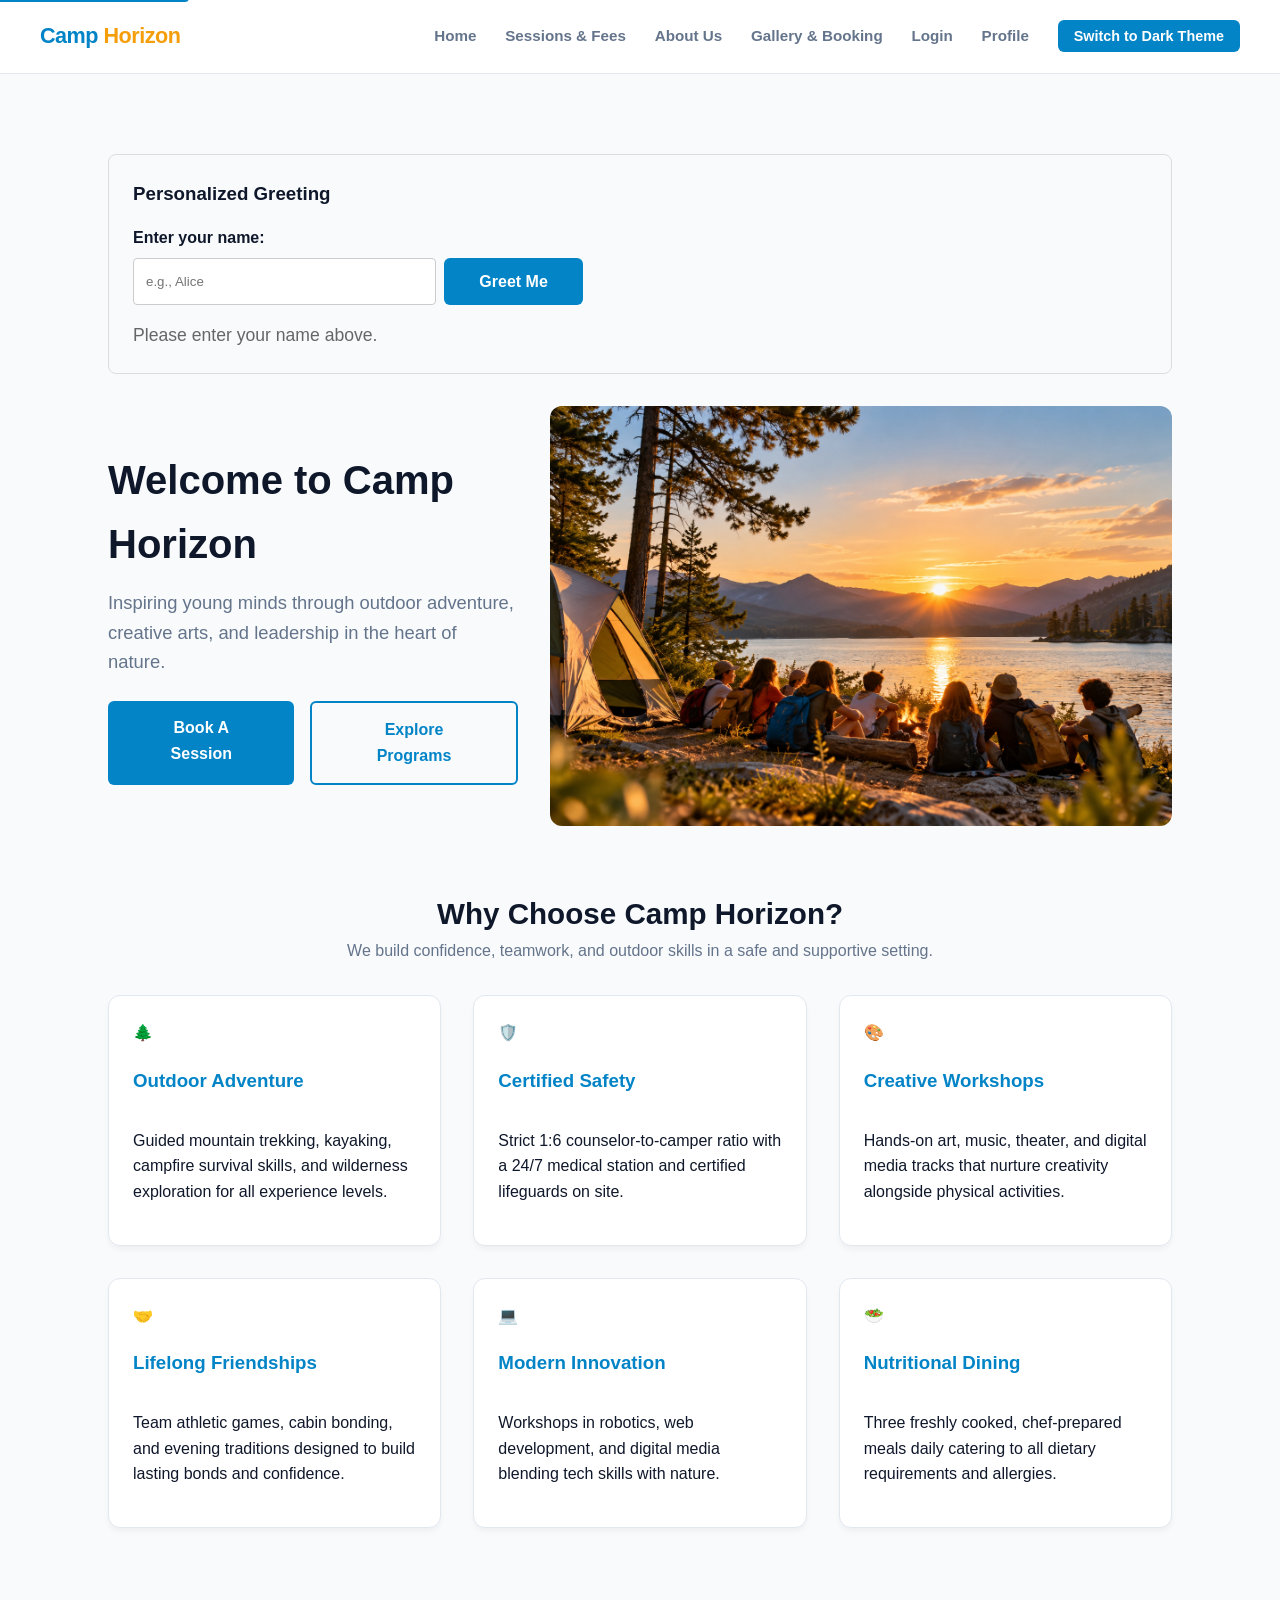
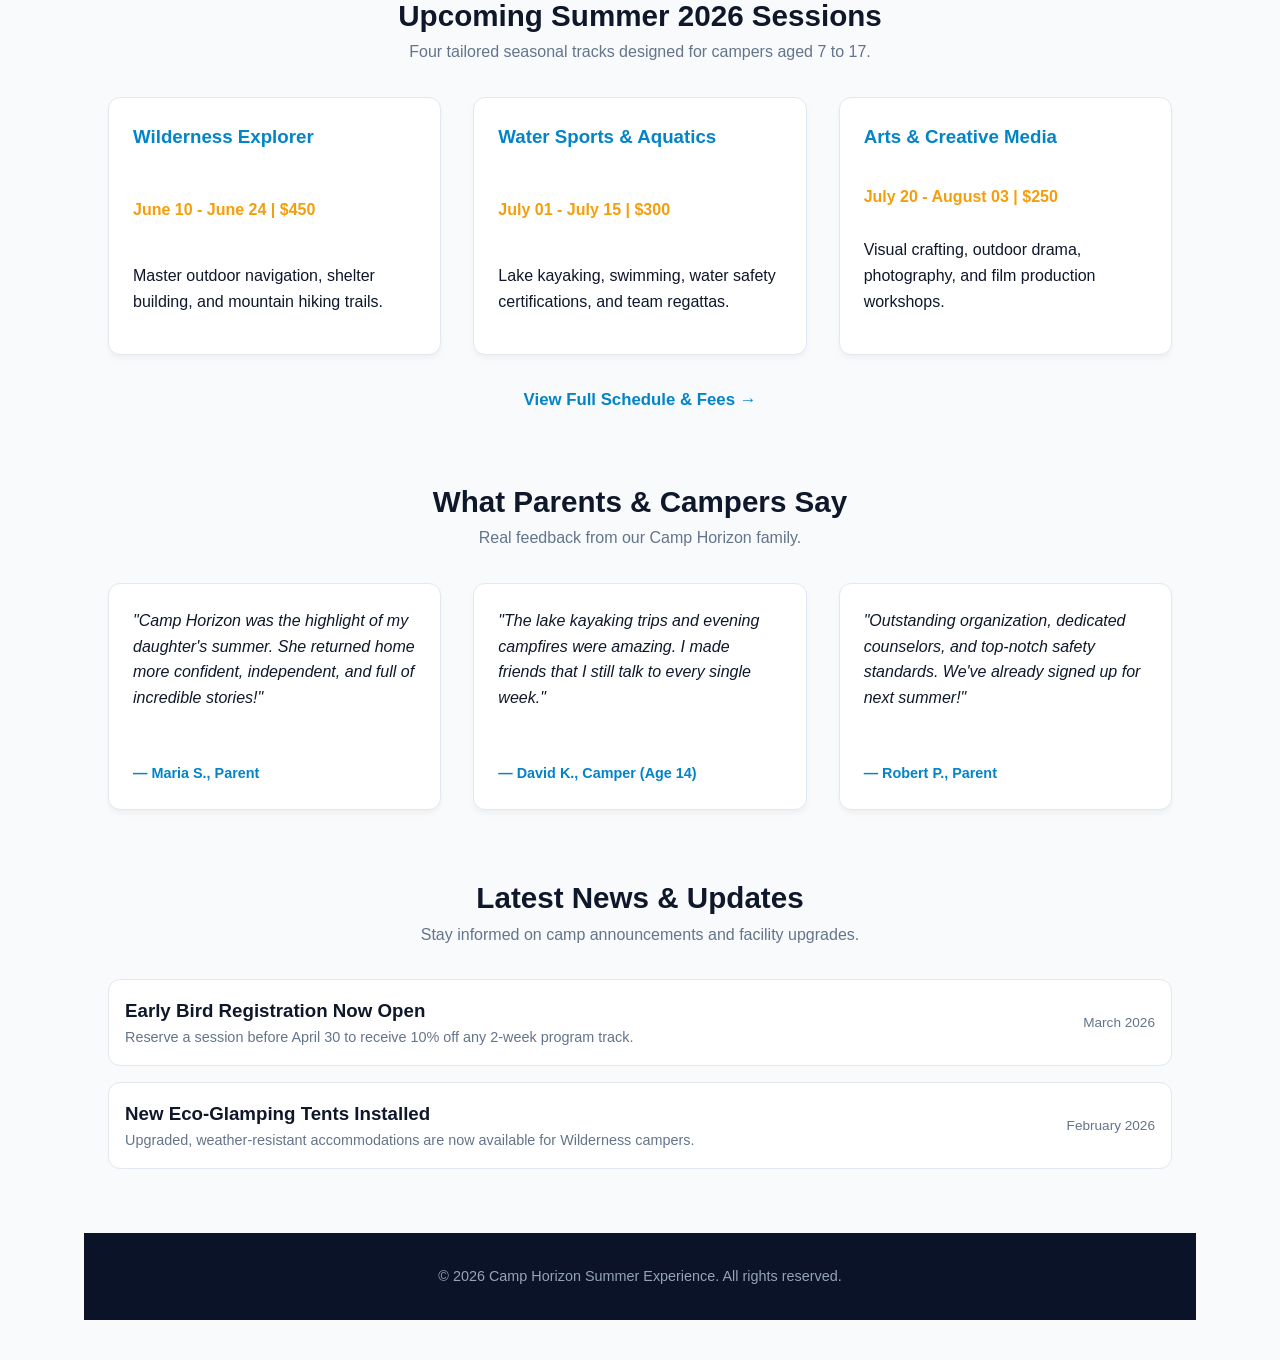
<file: index.html>
<!DOCTYPE html>
<html lang="en">
<head>
  <meta charset="UTF-8">
  <meta name="viewport" content="width=device-width, initial-scale=1.0">
  <title>Home — Camp Horizon</title>
  <link rel="stylesheet" href="css/style.css">
  <link rel="stylesheet" href="css/responsive.css">

</head>
<body>

  <a href="#main-content" class="skip-link">Skip to main content</a>

  <header class="site-header">
    <div class="logo">Camp <span>Horizon</span></div>
    <nav class="main-nav" aria-label="Main navigation">
      <ul>
        <li><a href="index.html">Home</a></li>
        <li><a href="services.html">Sessions & Fees</a></li>
        <li><a href="about.html">About Us</a></li>
        <li><a href="contact.html">Gallery & Booking</a></li>
        <li><a href="login.html">Login</a></li>
        <li><a href="profile.html" id="navProfileLink">Profile</a></li>
      </ul>
    </nav>
  </header>

  <main id="main-content" class="page-container">
    <main id="main-content" class="page-container">

    <section class="task0-container my-4 p-4 border rounded shadow-sm" style="margin: 2rem 0; padding: 1.5rem; border: 1px solid #ddd; border-radius: 8px;">
      <h3 style="margin-bottom: 1rem;">Personalized Greeting</h3>
      
      <div style="margin-bottom: 1rem;">
        <label for="userNameInput" style="display: block; font-weight: bold; margin-bottom: 0.5rem;">Enter your name:</label>
        <div style="display: flex; gap: 8px; max-width: 450px;">
          <input 
            type="text" 
            id="userNameInput" 
            placeholder="e.g., Alice"
            style="flex: 1; padding: 0.5rem 0.75rem; border: 1px solid #ccc; border-radius: 4px;"
          >
          <button id="greetBtn" class="submit-btn" type="button" style="cursor: pointer;">
            Greet Me
          </button>
        </div>
      </div>

      <p id="welcomeOutput" style="font-size: 1.1rem; margin-top: 0.5rem; color: #666;">
        Please enter your name above.
      </p>
    </section>
  

    <section class="hero-section">
      <div class="hero-content">
        <h1>Welcome to Camp Horizon</h1>
        <p>Inspiring young minds through outdoor adventure, creative arts, and leadership in the heart of nature.</p>
        <div class="hero-actions">
          <a href="contact.html#booking-section" class="submit-btn">Book A Session</a>
          <a href="services.html#programs" class="submit-btn secondary-btn">Explore Programs</a>
        </div>
      </div>
      <div class="hero-image-container">
        <img src="img/camp.png" alt="Campers sitting around a campfire at sunset near a lake" width="800" height="420" loading="eager">
      </div>
    </section>

    <section class="highlights-section">
      <h2 class="section-title">Why Choose Camp Horizon?</h2>
      <p class="section-subtitle">We build confidence, teamwork, and outdoor skills in a safe and supportive setting.</p>

      <div class="program-grid highlights-grid">
        <article class="program-card">
          <div class="card-icon" aria-hidden="true">🌲</div>
          <h3>Outdoor Adventure</h3>
          <p>Guided mountain trekking, kayaking, campfire survival skills, and wilderness exploration for all experience levels.</p>
        </article>

        <article class="program-card">
          <div class="card-icon" aria-hidden="true">🛡️</div>
          <h3>Certified Safety</h3>
          <p>Strict 1:6 counselor-to-camper ratio with a 24/7 medical station and certified lifeguards on site.</p>
        </article>

        <article class="program-card">
          <div class="card-icon" aria-hidden="true">🎨</div>
          <h3>Creative Workshops</h3>
          <p>Hands-on art, music, theater, and digital media tracks that nurture creativity alongside physical activities.</p>
        </article>

        <article class="program-card">
          <div class="card-icon" aria-hidden="true">🤝</div>
          <h3>Lifelong Friendships</h3>
          <p>Team athletic games, cabin bonding, and evening traditions designed to build lasting bonds and confidence.</p>
        </article>

        <article class="program-card">
          <div class="card-icon" aria-hidden="true">💻</div>
          <h3>Modern Innovation</h3>
          <p>Workshops in robotics, web development, and digital media blending tech skills with nature.</p>
        </article>

        <article class="program-card">
          <div class="card-icon" aria-hidden="true">🥗</div>
          <h3>Nutritional Dining</h3>
          <p>Three freshly cooked, chef-prepared meals daily catering to all dietary requirements and allergies.</p>
        </article>
      </div>
    </section>

    <section class="sessions-preview-section">
      <h2 class="section-title">Upcoming Summer 2026 Sessions</h2>
      <p class="section-subtitle">Four tailored seasonal tracks designed for campers aged 7 to 17.</p>

      <div class="program-grid">
        <article class="program-card">
          <h3>Wilderness Explorer</h3>
          <span class="price-tag">June 10 - June 24 | $450</span>
          <p>Master outdoor navigation, shelter building, and mountain hiking trails.</p>
        </article>

        <article class="program-card">
          <h3>Water Sports & Aquatics</h3>
          <span class="price-tag">July 01 - July 15 | $300</span>
          <p>Lake kayaking, swimming, water safety certifications, and team regattas.</p>
        </article>

        <article class="program-card">
          <h3>Arts & Creative Media</h3>
          <span class="price-tag">July 20 - August 03 | $250</span>
          <p>Visual crafting, outdoor drama, photography, and film production workshops.</p>
        </article>
      </div>

      <div class="view-more-container">
        <a href="services.html#schedule-table" class="view-more-link">View Full Schedule & Fees →</a>
      </div>
    </section>

    <section class="testimonials-section">
      <h2 class="section-title">What Parents & Campers Say</h2>
      <p class="section-subtitle">Real feedback from our Camp Horizon family.</p>

      <div class="program-grid">
        <article class="program-card testimonial-card">
          <blockquote>
            <p><em>"Camp Horizon was the highlight of my daughter's summer. She returned home more confident, independent, and full of incredible stories!"</em></p>
          </blockquote>
          <cite>— Maria S., Parent</cite>
        </article>

        <article class="program-card testimonial-card">
          <blockquote>
            <p><em>"The lake kayaking trips and evening campfires were amazing. I made friends that I still talk to every single week."</em></p>
          </blockquote>
          <cite>— David K., Camper (Age 14)</cite>
        </article>

        <article class="program-card testimonial-card">
          <blockquote>
            <p><em>"Outstanding organization, dedicated counselors, and top-notch safety standards. We've already signed up for next summer!"</em></p>
          </blockquote>
          <cite>— Robert P., Parent</cite>
        </article>
      </div>
    </section>

    <section id="news" class="news-section">
      <h2 class="section-title">Latest News & Updates</h2>
      <p class="section-subtitle">Stay informed on camp announcements and facility upgrades.</p>

      <div class="add-ons">
        <article class="addon-item">
          <div>
            <h3>Early Bird Registration Now Open</h3>
            <p class="news-text">Reserve a session before April 30 to receive 10% off any 2-week program track.</p>
          </div>
          <time datetime="2026-03" class="news-date">March 2026</time>
        </article>

        <article class="addon-item">
          <div>
            <h3>New Eco-Glamping Tents Installed</h3>
            <p class="news-text">Upgraded, weather-resistant accommodations are now available for Wilderness campers.</p>
          </div>
          <time datetime="2026-02" class="news-date">February 2026</time>
        </article>
      </div>
    </section>
  </main>

  <footer class="site-footer">
    <p>&copy; 2026 Camp Horizon Summer Experience. All rights reserved.</p>
  </footer>

  <script src="https://code.jquery.com/jquery-3.7.1.min.js"></script>
  <script src="js/validation.js"></script>
</body>
</html>
</file>
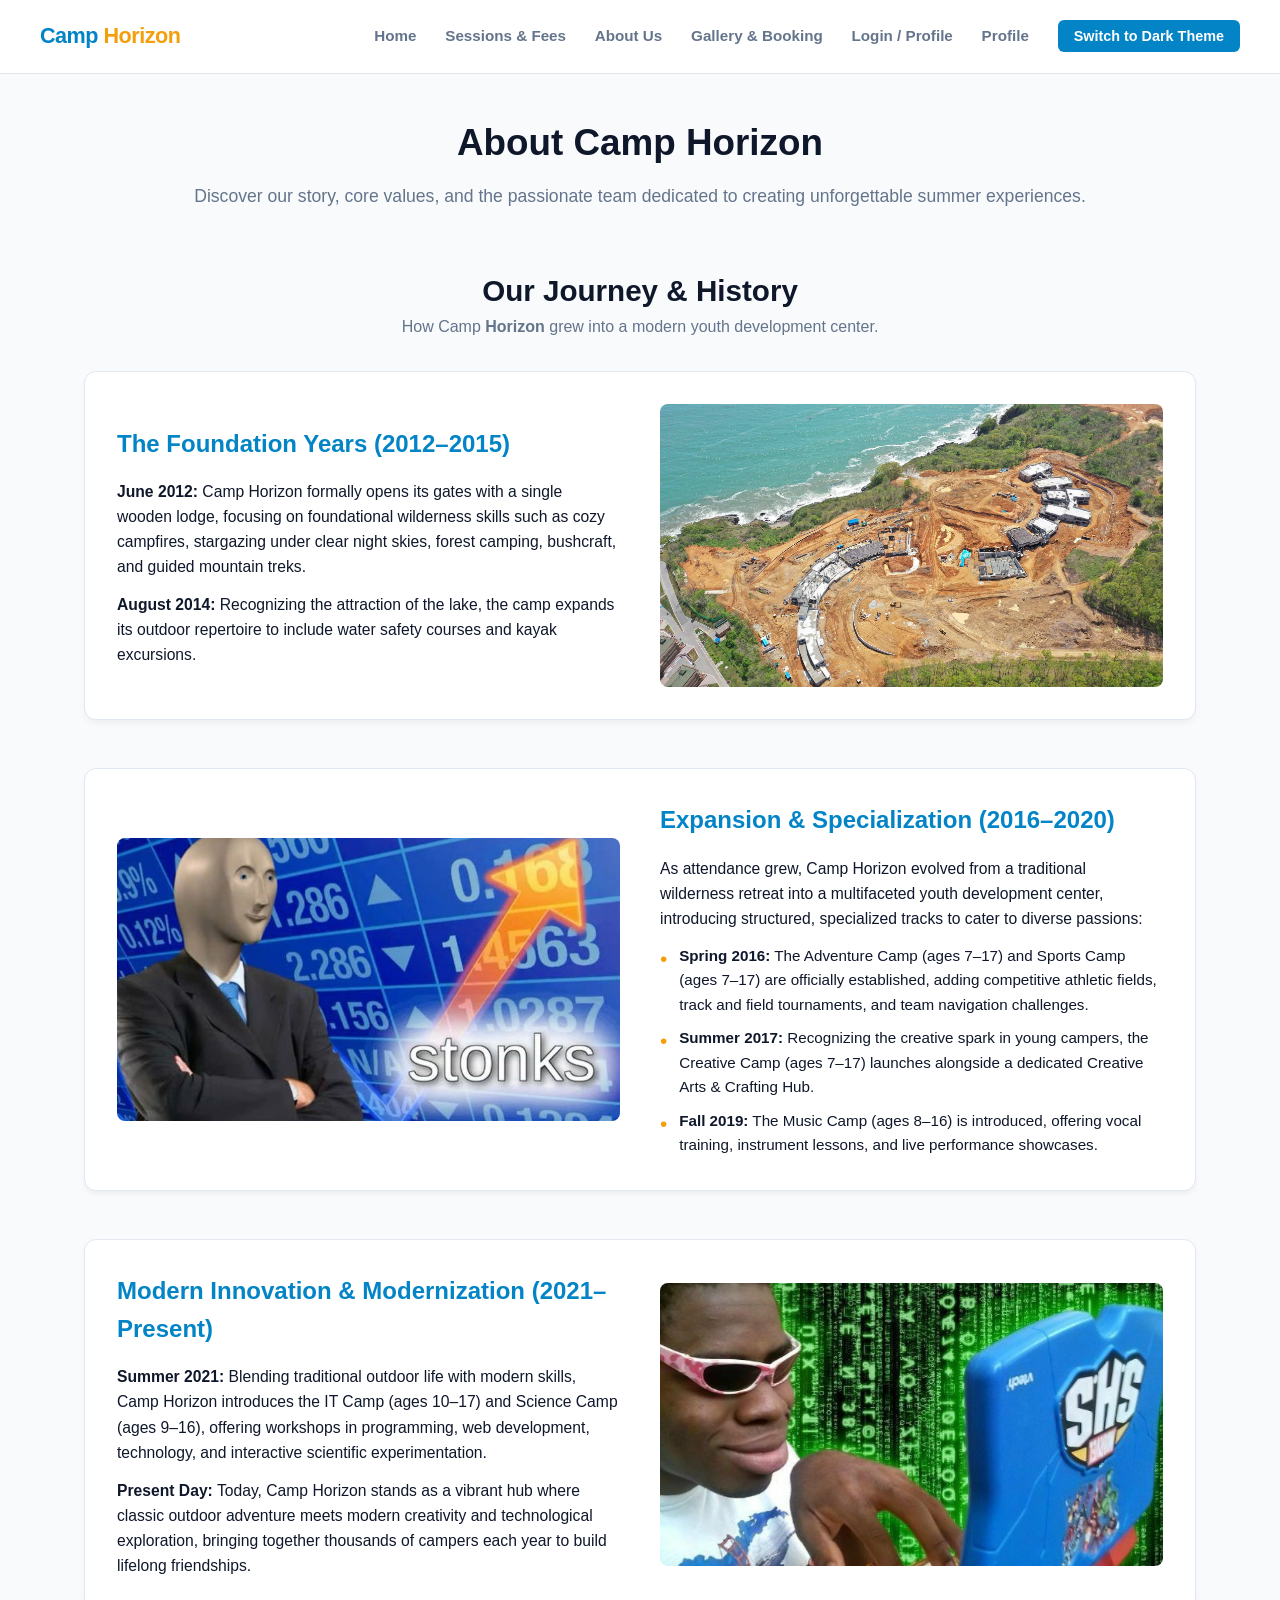
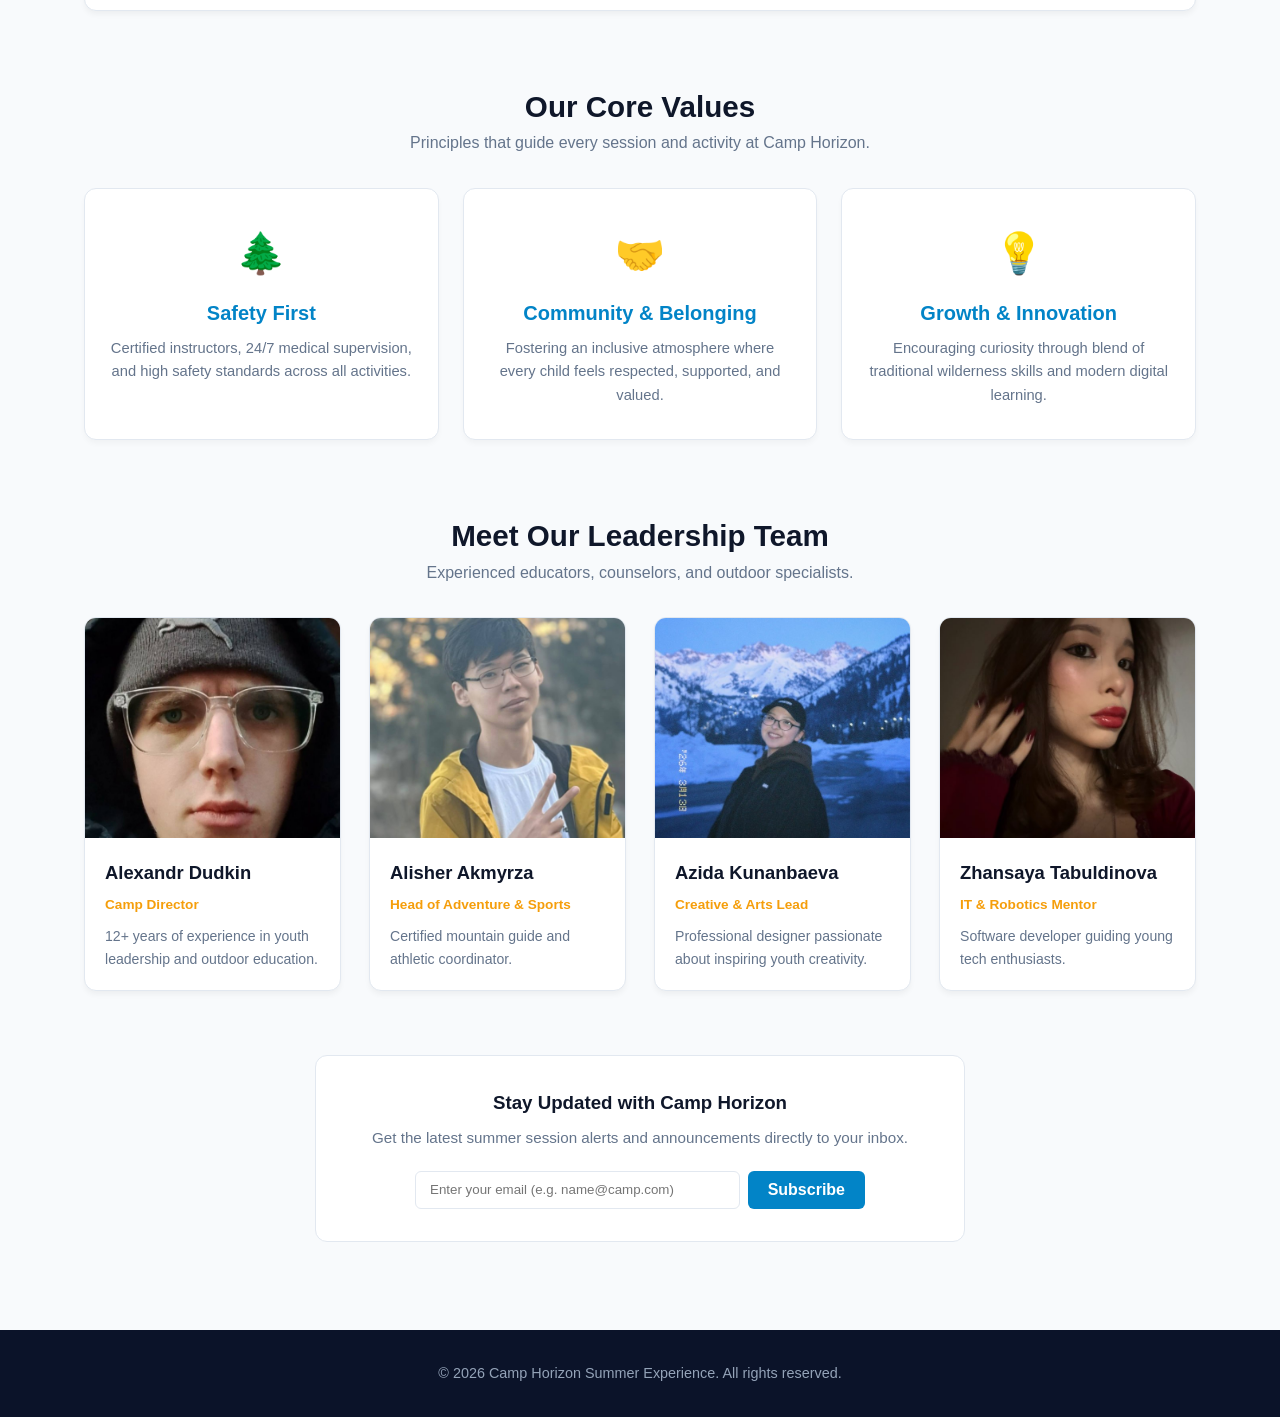
<file: about.html>
<!DOCTYPE html>
<html lang="en">
<head>
  <meta charset="UTF-8">
  <meta name="viewport" content="width=device-width, initial-scale=1.0">
  <title>About Us - Camp Horizon</title>
  <link rel="stylesheet" href="css/style.css">
  <link rel="stylesheet" href="css/responsive.css">
</head>
<body>

  <header class="site-header">
    <div class="logo">Camp <span>Horizon</span></div>
    <nav class="main-nav" aria-label="Main navigation">
      <ul>
        <li><a href="index.html">Home</a></li>
        <li><a href="services.html">Sessions & Fees</a></li>
        <li><a href="about.html">About Us</a></li>
        <li><a href="contact.html">Gallery & Booking</a></li>
        <li><a href="login.html">Login / Profile</a></li>
        <li><a href="profile.html" id="navProfileLink">Profile</a></li>
      </ul>
    </nav>
  </header>

  <main class="page-container">
    
    <section class="page-intro">
      <h1>About Camp Horizon</h1>
      <p>Discover our story, core values, and the passionate team dedicated to creating unforgettable summer experiences.</p>
    </section>

    <section class="timeline-section">
      <h2 class="section-title">Our Journey & History</h2>
      <p class="section-subtitle">How Camp <strong>Horizon</strong> grew into a modern youth development center.</p>

      <div class="timeline-container">
        
        <article class="timeline-block">
          <div class="timeline-text">
            <h3>The Foundation Years (2012–2015)</h3>
            <p><strong>June 2012:</strong> Camp Horizon formally opens its gates with a single wooden lodge, focusing on foundational wilderness skills such as cozy campfires, stargazing under clear night skies, forest camping, bushcraft, and guided mountain treks.</p>
            <p><strong>August 2014:</strong> Recognizing the attraction of the lake, the camp expands its outdoor repertoire to include water safety courses and kayak excursions.</p>
          </div>
          <div class="timeline-image">
            <img src="img/14.jpg" alt="Camp Horizon Foundation">
          </div>
        </article>

        <article class="timeline-block reverse">
          <div class="timeline-text">
            <h3>Expansion & Specialization (2016–2020)</h3>
            <p>As attendance grew, Camp Horizon evolved from a traditional wilderness retreat into a multifaceted youth development center, introducing structured, specialized tracks to cater to diverse passions:</p>
            <ul>
              <li><strong>Spring 2016:</strong> The Adventure Camp (ages 7–17) and Sports Camp (ages 7–17) are officially established, adding competitive athletic fields, track and field tournaments, and team navigation challenges.</li>
              <li><strong>Summer 2017:</strong> Recognizing the creative spark in young campers, the Creative Camp (ages 7–17) launches alongside a dedicated Creative Arts & Crafting Hub.</li>
              <li><strong>Fall 2019:</strong> The Music Camp (ages 8–16) is introduced, offering vocal training, instrument lessons, and live performance showcases.</li>
            </ul>
          </div>
          <div class="timeline-image">
            <img src="img/Stonks.jfif" alt="Camp Horizon Expansion">
          </div>
        </article>

        <article class="timeline-block">
          <div class="timeline-text">
            <h3>Modern Innovation & Modernization (2021–Present)</h3>
            <p><strong>Summer 2021:</strong> Blending traditional outdoor life with modern skills, Camp Horizon introduces the IT Camp (ages 10–17) and Science Camp (ages 9–16), offering workshops in programming, web development, technology, and interactive scientific experimentation.</p>
            <p><strong>Present Day:</strong> Today, Camp Horizon stands as a vibrant hub where classic outdoor adventure meets modern creativity and technological exploration, bringing together thousands of campers each year to build lifelong friendships.</p>
          </div>
          <div class="timeline-image">
            <img src="img/inte.jfif" alt="Camp Horizon Modernization">
          </div>
        </article>

      </div>
    </section>

    <section class="values-section">
      <h2 class="section-title">Our Core Values</h2>
      <p class="section-subtitle">Principles that guide every session and activity at Camp Horizon.</p>

      <div class="values-flex">
        <div class="value-card">
          <div class="value-icon">🌲</div>
          <h3>Safety First</h3>
          <p>Certified instructors, 24/7 medical supervision, and high safety standards across all activities.</p>
        </div>
        <div class="value-card">
          <div class="value-icon">🤝</div>
          <h3>Community & Belonging</h3>
          <p>Fostering an inclusive atmosphere where every child feels respected, supported, and valued.</p>
        </div>
        <div class="value-card">
          <div class="value-icon">💡</div>
          <h3>Growth & Innovation</h3>
          <p>Encouraging curiosity through blend of traditional wilderness skills and modern digital learning.</p>
        </div>
      </div>
    </section>

    <section class="team-section">
      <h2 class="section-title">Meet Our Leadership Team</h2>
      <p class="section-subtitle">Experienced educators, counselors, and outdoor specialists.</p>

      <div class="team-grid">
        <div class="team-card">
          <img src="img/AD.jpg" alt="Alexandr Dudkin" style="object-position: 25% 40%;">
          <div class="team-info">
            <h3>Alexandr Dudkin</h3>
            <span class="role">Camp Director</span>
            <p>12+ years of experience in youth leadership and outdoor education.</p>
          </div>
        </div>

        <div class="team-card">
          <img src="img/AA.jpg" alt="Alisher Akmyrza">
          <div class="team-info">
            <h3>Alisher Akmyrza</h3>
            <span class="role">Head of Adventure & Sports</span>
            <p>Certified mountain guide and athletic coordinator.</p>
          </div>
        </div>
        
        <div class="team-card">
          <img src="img/AK.jpg" alt="Azida Kunanbaeva" style="object-position: 25% 80%;">
          <div class="team-info">
            <h3>Azida Kunanbaeva</h3>
            <span class="role">Creative & Arts Lead</span>
            <p>Professional designer passionate about inspiring youth creativity.</p>
          </div>
        </div>

        <div class="team-card">
          <img src="img/ZT.jpg" alt="Zhansaya Tabuldinova">
          <div class="team-info">
            <h3>Zhansaya Tabuldinova</h3>
            <span class="role">IT & Robotics Mentor</span>
            <p>Software developer guiding young tech enthusiasts.</p>
          </div>
        </div>
      </div>
    </section>

    <!-- TASK 2: Fade Notification Feature -->
    <section class="page-container" style="text-align: center; margin: 3rem auto; padding: 2rem; background: var(--bg-card); border: 1px solid var(--border-color); border-radius: var(--radius); max-width: 650px;">
      <h3 style="margin-bottom: 0.5rem; color: var(--text-main);">Stay Updated with Camp Horizon</h3>
      <p style="color: var(--text-muted); font-size: 0.95rem; margin-bottom: 1.25rem;">Get the latest summer session alerts and announcements directly to your inbox.</p>
      
      <div style="display: flex; justify-content: center; gap: 8px; max-width: 450px; margin: 0 auto;">
        <input type="email" id="newsletterEmail" class="form-control" placeholder="Enter your email (e.g. name@camp.com)" style="padding: 10px 14px; border: 1px solid var(--border-color); border-radius: 6px; flex: 1;">
        <button type="button" id="newsletterBtn" class="submit-btn" style="padding: 10px 20px; cursor: pointer;">Subscribe</button>
      </div>
      
      <p id="newsletterStatus" style="display: none; margin-top: 12px; font-weight: 600;"></p>
    </section>

  </main>

  <footer class="site-footer">
    <p>&copy; 2026 Camp Horizon Summer Experience. All rights reserved.</p>
  </footer>

  <script src="https://code.jquery.com/jquery-3.7.1.min.js"></script>
  <script src="js/validation.js"></script>
</body>
</html>
</file>
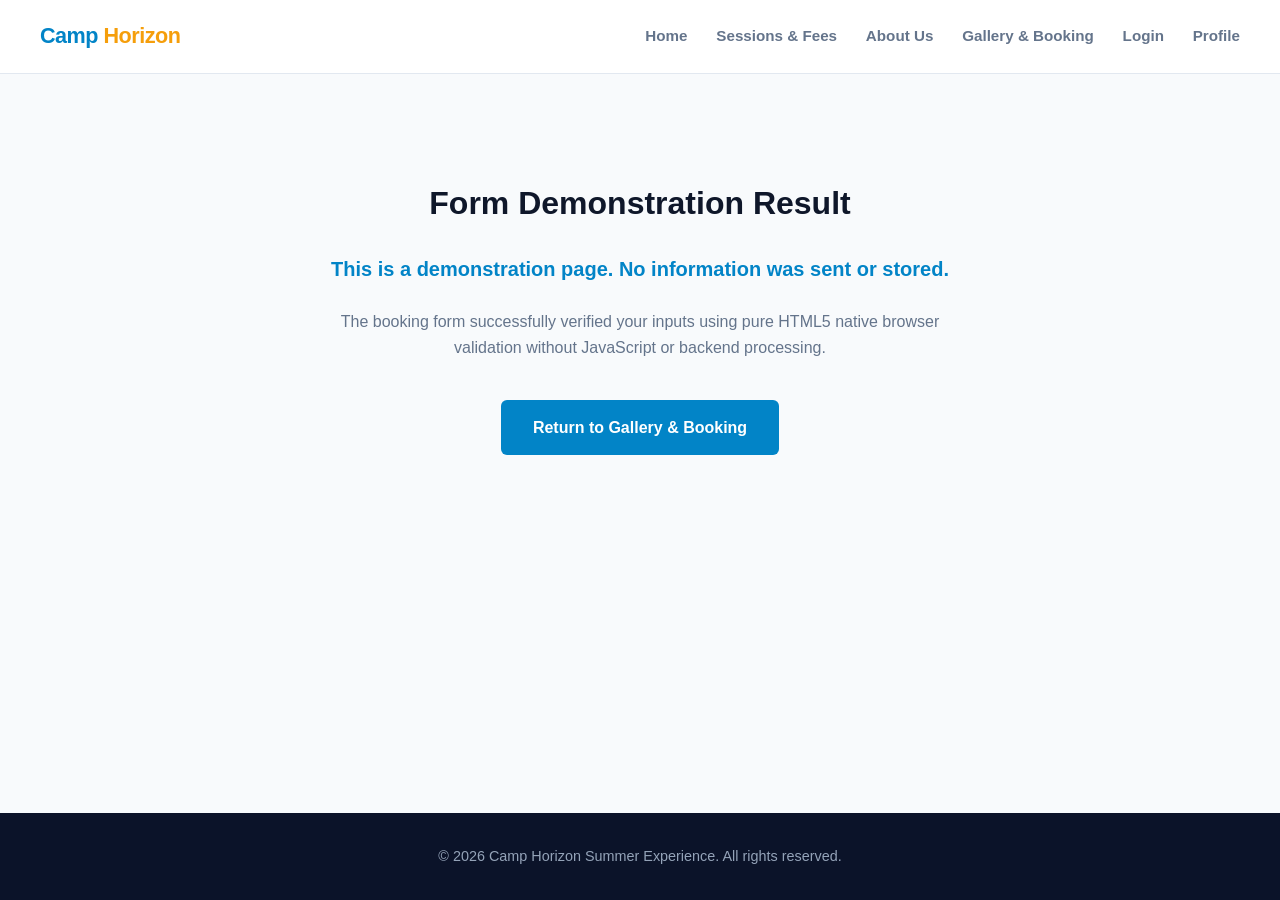
<file: demo-result.html>
<!DOCTYPE html>
<html lang="en">
<head>
  <meta charset="UTF-8">
  <meta name="viewport" content="width=device-width, initial-scale=1.0">
  <title>Demo Form Result - Camp Horizon</title>
  <link rel="stylesheet" href="css/style.css">
  <link rel="stylesheet" href="css/responsive.css">
</head>
<body>
  <header class="site-header">
    <div class="logo">Camp <span>Horizon</span></div>
    <nav class="main-nav" aria-label="Main navigation">
      <ul>
        <li><a href="index.html">Home</a></li>
        <li><a href="services.html">Sessions & Fees</a></li>
        <li><a href="about.html">About Us</a></li>
        <li><a href="contact.html">Gallery & Booking</a></li>
        <li><a href="login.html">Login</a></li>
        <li><a href="profile.html" id="navProfileLink">Profile</a></li>
      </ul>
    </nav>
  </header>

  <main class="page-container" style="text-align: center; padding: 4rem 1.5rem;">
    <h1>Form Demonstration Result</h1>
    <p style="font-size: 1.25rem; margin: 1.5rem 0; color: #0284c7; font-weight: 600;">
      This is a demonstration page. No information was sent or stored.
    </p>
    <p style="max-width: 600px; margin: 0 auto; line-height: 1.6; color: #64748b;">
      The booking form successfully verified your inputs using pure HTML5 native browser validation without JavaScript or backend processing.
    </p>
    <a href="contact.html" class="submit-btn" style="display: inline-block; text-decoration: none; margin-top: 2.5rem; width: auto; padding: 0.9rem 2rem;">
      Return to Gallery & Booking
    </a>
  </main>

  <footer class="site-footer">
    <p>&copy; 2026 Camp Horizon Summer Experience. All rights reserved.</p>
  </footer>
</body>
</html>
</file>
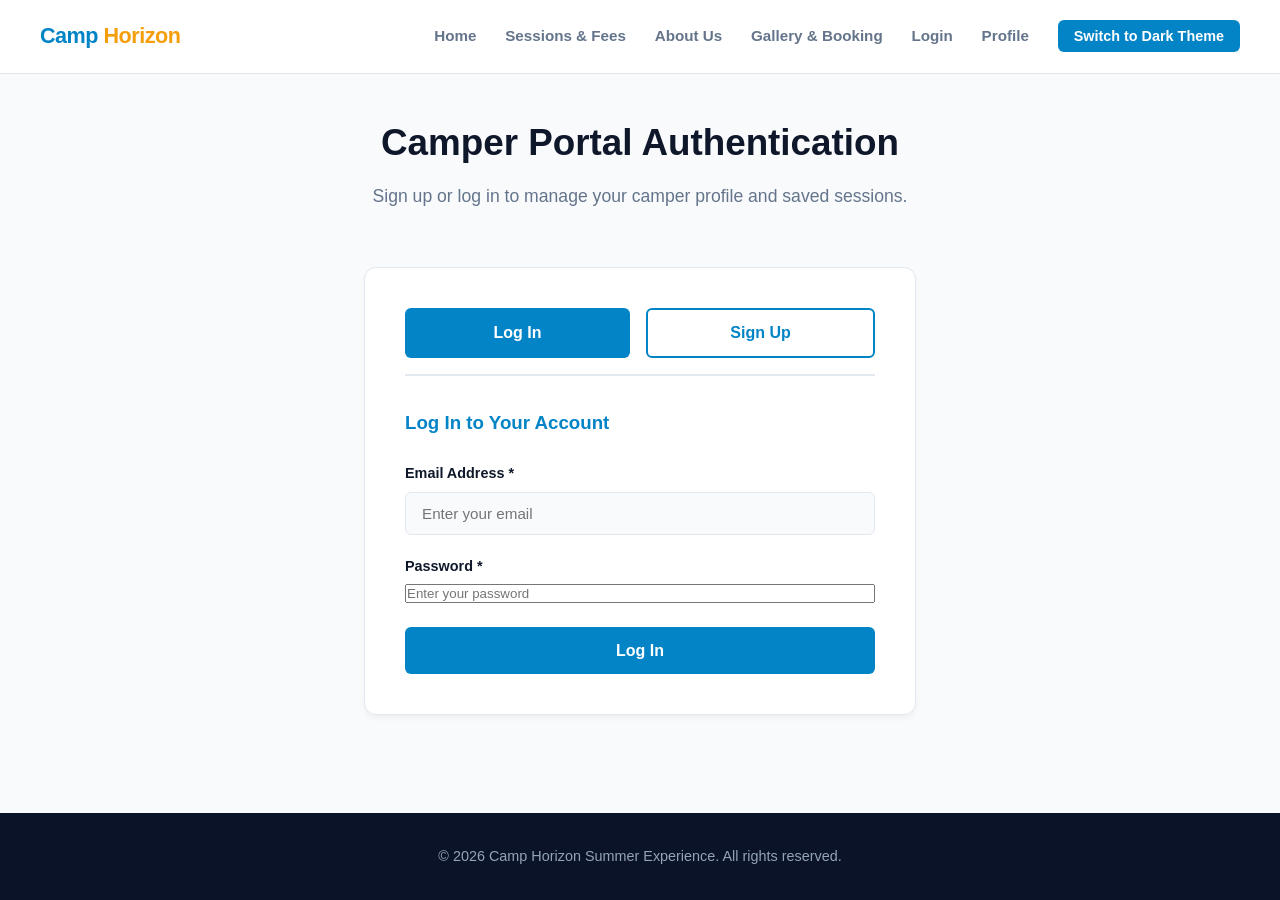
<file: login.html>
<!DOCTYPE html>
<html lang="en">
<head>
  <meta charset="UTF-8">
  <meta name="viewport" content="width=device-width, initial-scale=1.0">
  <title>Login & Sign Up — Camp Horizon</title>
  <link rel="stylesheet" href="css/style.css">
  <link rel="stylesheet" href="css/responsive.css">
</head>
<body>
  <header class="site-header">
    <div class="logo">Camp <span>Horizon</span></div>
    <nav class="main-nav" aria-label="Main navigation">
      <ul>
        <li><a href="index.html">Home</a></li>
        <li><a href="services.html">Sessions & Fees</a></li>
        <li><a href="about.html">About Us</a></li>
        <li><a href="contact.html">Gallery & Booking</a></li>
        <li><a href="login.html">Login</a></li>
        <li><a href="profile.html" id="navProfileLink">Profile</a></li>
      </ul>
    </nav>
  </header>

  <main class="page-container" style="max-width: 600px;">
    <section class="page-intro">
      <h1>Camper Portal Authentication</h1>
      <p>Sign up or log in to manage your camper profile and saved sessions.</p>
    </section>

    <div style="background: var(--bg-card); border: 1px solid var(--border-color); border-radius: var(--radius); padding: 2.5rem; box-shadow: 0 4px 6px -1px rgba(0,0,0,0.05);">
      
      <div style="display: flex; gap: 1rem; margin-bottom: 2rem; border-bottom: 2px solid var(--border-color); padding-bottom: 1rem;">
        <button type="button" id="showLoginBtn" class="submit-btn" style="flex: 1;">Log In</button>
        <button type="button" id="showSignupBtn" class="submit-btn secondary-btn" style="flex: 1;">Sign Up</button>
      </div>

      <!-- Log In Form -->
      <form id="loginForm">
        <h3 style="margin-bottom: 1.5rem; color: var(--primary-color);">Log In to Your Account</h3>
        
        <div class="field-item" style="margin-bottom: 1.25rem;">
          <label for="loginEmail" class="field-label">Email Address *</label>
          <input type="email" id="loginEmail" class="form-control" placeholder="Enter your email" required>
        </div>

        <div class="field-item" style="margin-bottom: 1.5rem;">
          <label for="loginPassword" class="field-label">Password *</label>
          <input type="password" id="loginPassword" class="form-control" placeholder="Enter your password" required>
        </div>

        <button type="submit" class="submit-btn" style="width: 100%;">Log In</button>
        <div id="loginError" class="alert alert-danger" style="display: none; color: #dc3545; margin-top: 1rem; font-weight: 600;"></div>
      </form>

      <!-- Sign Up Form -->
      <form id="signupForm" style="display: none;">
        <h3 style="margin-bottom: 1.5rem; color: var(--primary-color);">Create New Account</h3>

        <div class="field-item" style="margin-bottom: 1.25rem;">
          <label for="signupName" class="field-label">Full Name *</label>
          <input type="text" id="signupName" class="form-control" placeholder="e.g. Alex Smith" required>
        </div>
        
        <div class="field-item" style="margin-bottom: 1.25rem;">
          <label for="signupEmail" class="field-label">Email Address *</label>
          <input type="email" id="signupEmail" class="form-control" placeholder="name@example.com" required>
        </div>

        <div class="field-item" style="margin-bottom: 1.5rem;">
          <label for="signupPassword" class="field-label">Password (min 6 chars) *</label>
          <input type="password" id="signupPassword" class="form-control" placeholder="Create a password" required>
        </div>

        <button type="submit" class="submit-btn" style="width: 100%;">Sign Up</button>
        <div id="signupSuccess" class="alert alert-success" style="display: none; color: #28a745; margin-top: 1rem; font-weight: 600;"></div>
      </form>

    </div>
  </main>

  <footer class="site-footer">
    <p>&copy; 2026 Camp Horizon Summer Experience. All rights reserved.</p>
  </footer>

  <script src="https://code.jquery.com/jquery-3.7.1.min.js"></script>
  <script src="js/validation.js"></script>
</body>
</html>
</file>
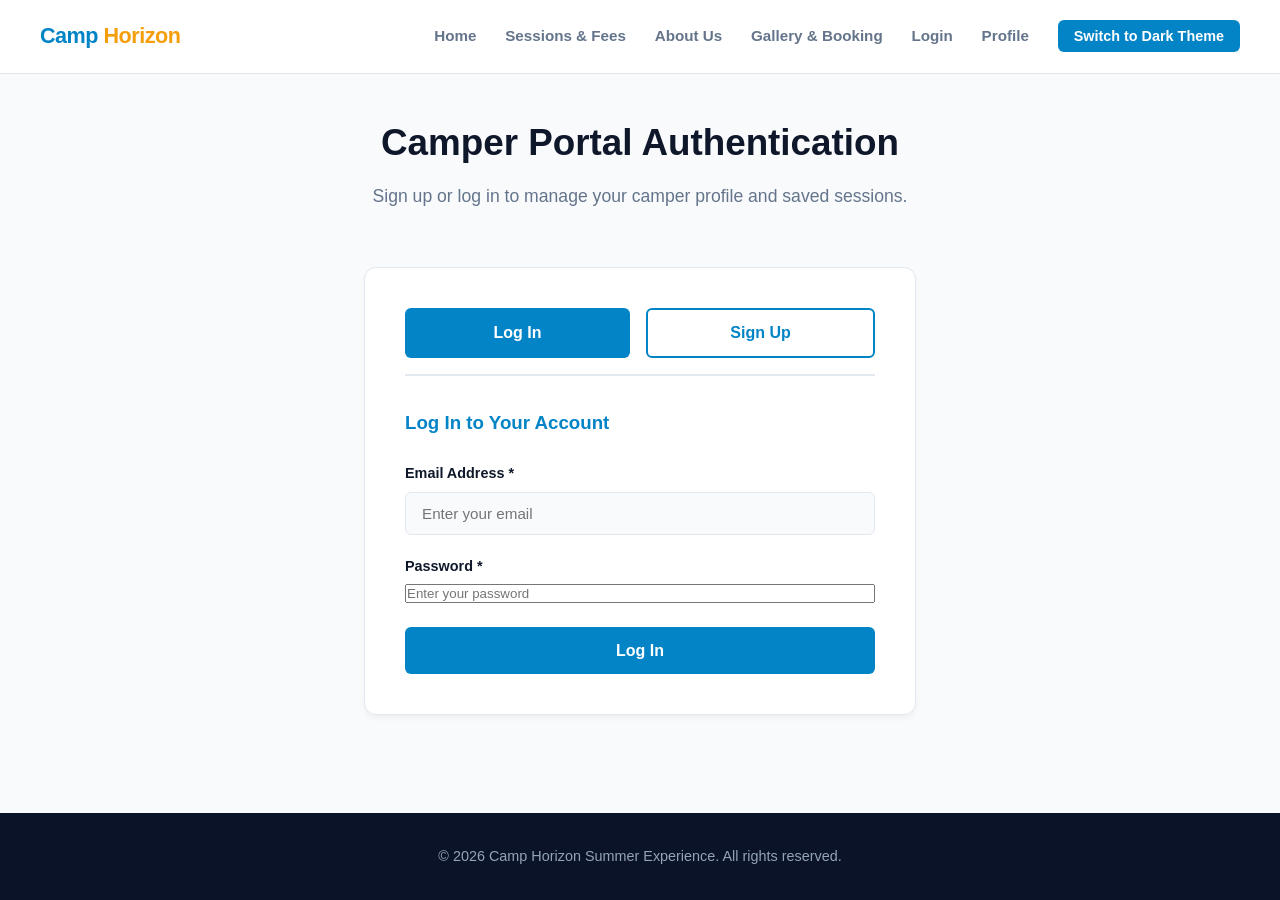
<file: profile.html>
<!DOCTYPE html>
<html lang="en">
<head>
  <meta charset="UTF-8">
  <meta name="viewport" content="width=device-width, initial-scale=1.0">
  <title>Camper Profile — Camp Horizon</title>
  <link rel="stylesheet" href="css/style.css">
  <link rel="stylesheet" href="css/responsive.css">
</head>
<body>
  <header class="site-header">
    <div class="logo">Camp <span>Horizon</span></div>
    <nav class="main-nav" aria-label="Main navigation">
      <ul>
        <li><a href="index.html">Home</a></li>
        <li><a href="services.html">Sessions & Fees</a></li>
        <li><a href="about.html">About Us</a></li>
        <li><a href="contact.html">Gallery & Booking</a></li>
        <li><a href="login.html">Login</a></li>
        <li><a href="profile.html" id="navProfileLink">Profile</a></li>
      </ul>
    </nav>
  </header>

  <main class="page-container" style="max-width: 650px;">
    <section class="page-intro">
      <h1>Camper Profile Dashboard</h1>
      <p>Welcome back! Here are your account details and registered session information.</p>
    </section>

    <div style="background: var(--bg-card); border: 1px solid var(--border-color); border-radius: var(--radius); padding: 2.5rem; box-shadow: 0 4px 6px -1px rgba(0,0,0,0.05);">
      <h3 style="color: var(--primary-color); margin-bottom: 1.5rem; border-bottom: 1px solid var(--border-color); padding-bottom: 0.75rem;">Account Details</h3>
      
      <div style="display: flex; flex-direction: column; gap: 1rem; font-size: 1.05rem; margin-bottom: 2rem;">
        <p><strong>Name:</strong> <span id="profileName" style="color: var(--text-main);">Loading...</span></p>
        <p><strong>Email:</strong> <span id="profileEmail" style="color: var(--text-main);">Loading...</span></p>
        <p><strong>Account Status:</strong> <span style="color: #28a745; font-weight: 600;">Active & Verified</span></p>
        <p><strong>Registered Camp Tracks:</strong> <span id="profileTracks" style="color: var(--text-muted);">Wilderness Explorer & Aquatics</span></p>
      </div>

      <div style="display: flex; gap: 1rem;">
        <button type="button" id="logoutBtn" class="submit-btn" style="background-color: #ef4444;">Log Out</button>
        <a href="services.html" class="submit-btn secondary-btn" style="text-decoration: none; text-align: center;">Browse More Sessions</a>
      </div>
    </div>
  </main>

  <footer class="site-footer">
    <p>&copy; 2026 Camp Horizon Summer Experience. All rights reserved.</p>
  </footer>

  <script src="https://code.jquery.com/jquery-3.7.1.min.js"></script>
  <script src="js/validation.js"></script>
</body>
</html>
</file>
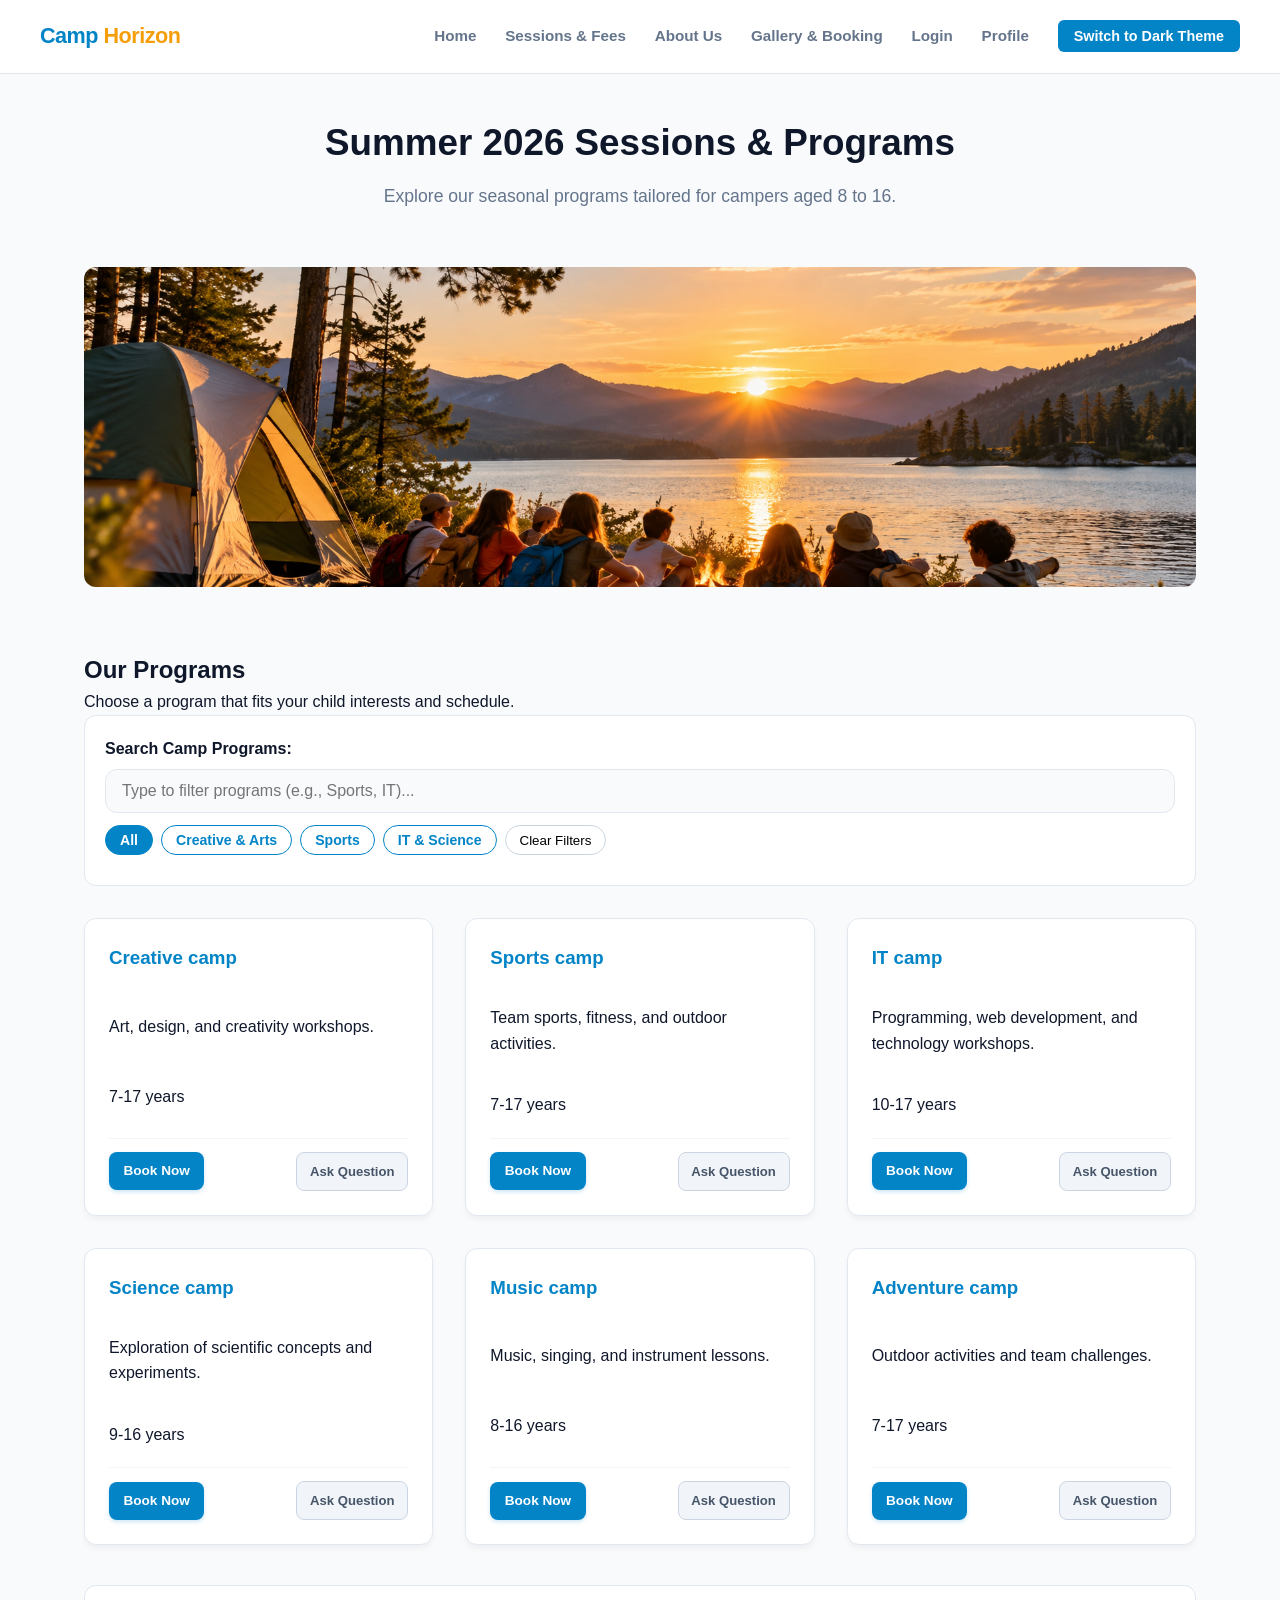
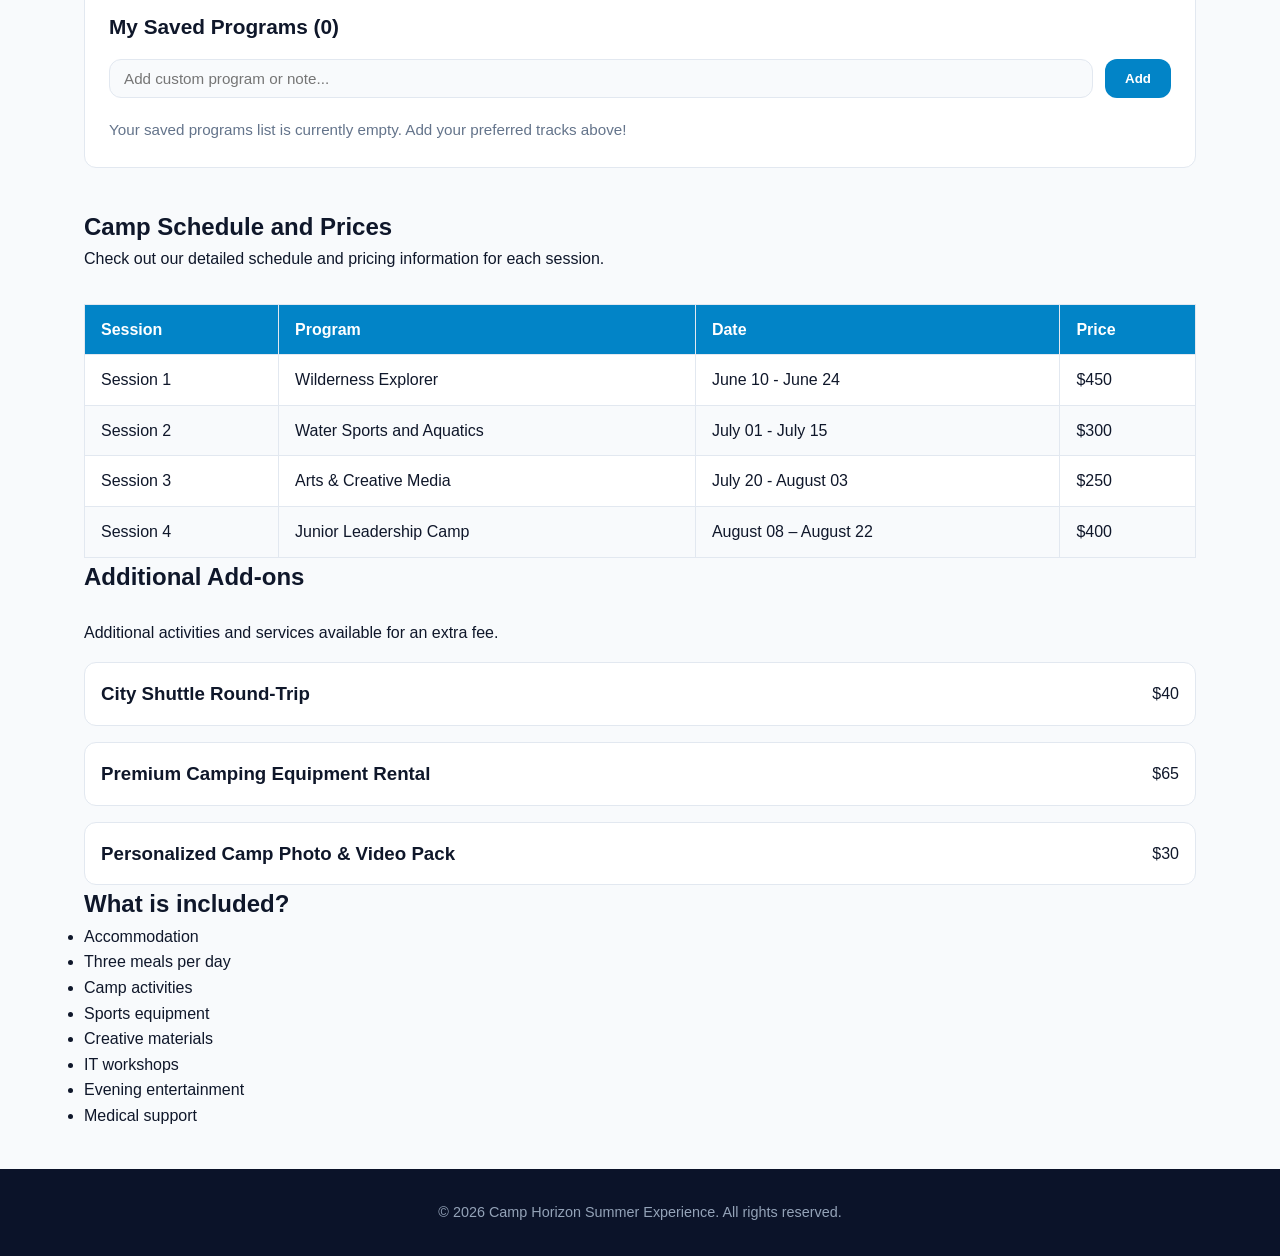
<file: services.html>
<!DOCTYPE html>
<html lang="en">
<head>
  <meta charset="UTF-8">
  <meta name="viewport" content="width=device-width, initial-scale=1.0">
  <title>Sessions & Fees — Camp Horizon</title>
  <link rel="stylesheet" href="css/style.css">
  <link rel="stylesheet" href="css/responsive.css">
</head>
<body>
  <header class="site-header">
    <div class="logo">Camp <span>Horizon</span></div>
    <nav class="main-nav" aria-label="Main navigation">
      <ul>
        <li><a href="index.html">Home</a></li>
        <li><a href="services.html">Sessions & Fees</a></li>
        <li><a href="about.html">About Us</a></li>
        <li><a href="contact.html">Gallery & Booking</a></li>
        <li><a href="login.html">Login</a></li>
        <li><a href="profile.html" id="navProfileLink">Profile</a></li>
      </ul>
    </nav>
  </header>

  <main class="page-container">
    <section class="page-intro">
      <h1>Summer 2026 Sessions & Programs</h1>
      <p>Explore our seasonal programs tailored for campers aged 8 to 16.</p>
    </section>

    <section class="program-image-section">
      <img src="img/camp.png" alt="Camp Horizon outdoor activities" class="program-image">
    </section>

  <section id="programs"> 
      <h2>Our Programs</h2>
      <p>Choose a program that fits your child interests and schedule.</p>

      <!-- TASK 3: Поиск с кнопками категорий -->
      <div class="search-section">
        <label for="programSearch" class="search-label">Search Camp Programs:</label>
        <input type="text" 
          id="programSearch" 
          class="search-input" 
          placeholder="Type to filter programs (e.g., Sports, IT)..."
        >
        <!-- Кнопки категорий -->
        <div class="category-buttons" style="margin-top: 12px; display: flex; gap: 8px; flex-wrap: wrap;">
          <button type="button" class="category-filter-btn active" data-category="all">All</button>
          <button type="button" class="category-filter-btn" data-category="creative">Creative & Arts</button>
          <button type="button" class="category-filter-btn" data-category="sports">Sports</button>
          <button type="button" class="category-filter-btn" data-category="stem">IT & Science</button>
          <button type="button" id="clearFiltersBtn" class="btn-clear" style="padding: 6px 14px; border: 1px solid #cbd5e1; background: #fff; border-radius: 20px; cursor: pointer;">Clear Filters</button>
        </div>
        <p id="searchResultsCount" class="results-count"></p>
        <div id="noResultsMessage" class="no-results-alert hidden">
          No matching programs found.
        </div>
      </div>

      <div class="program-grid">
        <article class="program-card" data-category="creative">
          <h3>Creative camp</h3>
          <p>Art, design, and creativity workshops.</p>
          <span>7-17 years</span>
          <div class="card-actions">
            <a href="contact.html#registration" class="btn-book">Book Now</a>
            <a href="contact.html#contact-us" class="btn-ask">Ask Question</a>
          </div>
        </article>

        <article class="program-card" data-category="sports">
          <h3>Sports camp</h3>
          <p>Team sports, fitness, and outdoor activities.</p>
          <span>7-17 years</span>
          <div class="card-actions">
            <a href="contact.html#registration" class="btn-book">Book Now</a>
            <a href="contact.html#contact-us" class="btn-ask">Ask Question</a>
          </div>
        </article>

        <article class="program-card" data-category="stem">
          <h3>IT camp</h3>
          <p>Programming, web development, and technology workshops.</p>
          <span>10-17 years</span>
          <div class="card-actions">
            <a href="contact.html#registration" class="btn-book">Book Now</a>
            <a href="contact.html#contact-us" class="btn-ask">Ask Question</a>
          </div>
        </article>

        <article class="program-card" data-category="stem">
          <h3>Science camp</h3>
          <p>Exploration of scientific concepts and experiments.</p>
          <span>9-16 years</span>
          <div class="card-actions">
            <a href="contact.html#registration" class="btn-book">Book Now</a>
            <a href="contact.html#contact-us" class="btn-ask">Ask Question</a>
          </div>
        </article>

        <article class="program-card" data-category="creative">
          <h3>Music camp</h3>
          <p>Music, singing, and instrument lessons.</p>
          <span>8-16 years</span>
          <div class="card-actions">
            <a href="contact.html#registration" class="btn-book">Book Now</a>
            <a href="contact.html#contact-us" class="btn-ask">Ask Question</a>
          </div>
        </article>

        <article class="program-card" data-category="sports">
          <h3>Adventure camp</h3>
          <p>Outdoor activities and team challenges.</p>
          <span>7-17 years</span>
          <div class="card-actions">
            <a href="contact.html#registration" class="btn-book">Book Now</a>
            <a href="contact.html#contact-us" class="btn-ask">Ask Question</a>
          </div>
        </article>
      </div>
    </section>

    <!-- TASK 4: Dynamic Content -->
    <section class="favourites-section">
      <h2>My Saved Programs (<span id="favCount">0</span>)</h2>
      
      <form id="addFavForm" class="fav-form">
        <input type="text" 
          id="favInput" 
          class="fav-input" 
          placeholder="Add custom program or note..." 
          required
        >
        <button type="submit" class="btn-add">Add</button>
      </form>

      <!-- Сообщение при пустом списке по критерию Task 4 -->
      <p id="favEmptyState" style="color: var(--text-muted); font-size: 0.95rem; margin-top: 10px;">
        Your saved programs list is currently empty. Add your preferred tracks above!
      </p>

      <ul id="favList" class="fav-list"></ul>
    </section>

    <section id="schedule-table"> 
      <h2>Camp Schedule and Prices</h2>
      <p>Check out our detailed schedule and pricing information for each session.</p>

      <div class="table-wrapper">
        <table class="schedule-table">
          <thead>
            <tr>
              <th>Session</th>
              <th>Program</th>
              <th>Date</th>
              <th>Price</th>
            </tr>
          </thead>
          <tbody>
            <tr>
              <td>Session 1</td>
              <td>Wilderness Explorer</td>
              <td>June 10 - June 24</td>
              <td>$450</td>
            </tr>
            <tr>
              <td>Session 2</td>
              <td>Water Sports and Aquatics</td>
              <td>July 01 - July 15</td>
              <td>$300</td>
            </tr>
            <tr>
              <td>Session 3</td>
              <td>Arts & Creative Media</td>
              <td>July 20 - August 03</td>
              <td>$250</td>
            </tr>
            <tr>
              <td>Session 4</td>
              <td>Junior Leadership Camp</td>
              <td>August 08 – August 22</td>
              <td>$400</td>
            </tr>
          </tbody>
        </table>
      </div>

      <h2>Additional Add-ons</h2>
      <div class="add-ons">
        <p>Additional activities and services available for an extra fee.</p>
        <article class="addon-item">
          <h3>City Shuttle Round-Trip</h3>
          <span>$40</span>
        </article>
        <article class="addon-item">
          <h3>Premium Camping Equipment Rental</h3>
          <span>$65</span>
        </article>
        <article class="addon-item">
          <h3>Personalized Camp Photo & Video Pack</h3>
          <span>$30</span>
        </article>
      </div>
    </section>

    <section>
      <h2>What is included?</h2>
      <ul class="included-list">
        <li>Accommodation</li>
        <li>Three meals per day</li>
        <li>Camp activities</li>
        <li>Sports equipment</li>
        <li>Creative materials</li>
        <li>IT workshops</li>
        <li>Evening entertainment</li>
        <li>Medical support</li>
      </ul>
    </section>
  </main>

  <footer class="site-footer">
    <p>&copy; 2026 Camp Horizon Summer Experience. All rights reserved.</p>
  </footer>

  <script src="https://code.jquery.com/jquery-3.7.1.min.js"></script>
  <script src="js/validation.js"></script>
</body>
</html>
</file>
<file: css/style.css>
*, *::before, *::after {
  box-sizing: border-box;
  margin: 0;
  padding: 0;
}

:root {
  --primary-color: #0284c7;   
  --primary-dark: #0369a1;
  --accent-color: #f59e0b;     
  --text-main: #0f172a;       
  --text-muted: #64748b;       
  --bg-page: #f8fafc;          
  --bg-card: #ffffff;
  --border-color: #e2e8f0;
  --radius: 12px;
}

body {
  font-family: -apple-system, BlinkMacSystemFont, "Segoe UI", Roboto, Helvetica, Arial, sans-serif;
  color: var(--text-main);
  background-color: var(--bg-page);
  line-height: 1.6;
  min-height: 100vh;
  display: flex;
  flex-direction: column;
}

img {
  max-width: 100%;
  height: auto;
}

.skip-link {
  position: absolute;
  top: -40px;
  left: 0;
  background: var(--primary-color);
  color: #ffffff;
  padding: 8px 16px;
  z-index: 1000;
  text-decoration: none;
  font-weight: 700;
  border-radius: 0 0 4px 0;
  transition: top 0.2s ease;
}

.skip-link:focus {
  top: 0;
}

a:focus-visible,
button:focus-visible,
input:focus-visible,
select:focus-visible,
textarea:focus-visible {
  outline: 3px solid #185abc;
  outline-offset: 3px;
}

.site-header {
  background-color: var(--bg-card);
  border-bottom: 1px solid var(--border-color);
  padding: 1.2rem 2.5rem;
  display: flex;
  justify-content: space-between;
  align-items: center;
  position: sticky;
  top: 0;
  z-index: 100;
}

.logo {
  font-size: 1.35rem;
  font-weight: 800;
  letter-spacing: -0.5px;
  color: var(--primary-color);
}

.logo span {
  color: var(--accent-color);
}

.main-nav ul {
  display: flex;
  list-style: none;
  gap: 1.8rem;
  align-items: center;
}

.main-nav a {
  text-decoration: none;
  color: var(--text-muted);
  font-weight: 600;
  font-size: 0.95rem;
  padding: 0.4rem 0;
  position: relative;
  transition: color 0.2s ease;
}

.main-nav a:hover,
.main-nav a:focus,
.main-nav a.active {
  color: var(--primary-color);
}

.main-nav a.active::after {
  content: "";
  position: absolute;
  bottom: 0;
  left: 0;
  width: 100%;
  height: 2px;
  background-color: var(--primary-color);
  border-radius: 2px;
}

.page-container {
  flex: 1;
  max-width: 1160px;
  width: 100%;
  margin: 2.5rem auto;
  padding: 0 1.5rem;
}

.page-intro {
  text-align: center;
  margin-bottom: 3.5rem;
}

.page-intro h1 {
  font-size: 2.3rem;
  font-weight: 800;
  margin-bottom: 0.6rem;
  color: var(--text-main);
}

.page-intro p {
  color: var(--text-muted);
  font-size: 1.1rem;
}

.site-footer {
  background-color: #0b1329;
  color: #94a3b8;
  padding: 2rem 1.5rem;
  display: flex;
  justify-content: center;
  align-items: center;
  margin-top: auto;
  font-size: 0.9rem;
}

.section-title {
  font-size: 1.85rem;
  font-weight: 700;
  color: var(--text-main);
  text-align: center;
  margin-top: 1rem;
}

.section-subtitle {
  text-align: center;
  color: var(--text-muted);
  margin-bottom: 2rem;
  font-size: 1rem;
}

.gallery-section {
  margin-bottom: 4rem;
}

.gallery-grid {
  display: grid;
  grid-template-columns: repeat(auto-fit, minmax(280px, 1fr));
  gap: 1.5rem;
}

.gallery-card {
  background: var(--bg-card);
  border: 1px solid var(--border-color);
  border-radius: var(--radius);
  overflow: hidden;
  box-shadow: 0 4px 6px -1px rgba(0, 0, 0, 0.05);
  transition: transform 0.25s ease, box-shadow 0.25s ease;
  display: flex;
  flex-direction: column;
}

.gallery-card:hover {
  transform: translateY(-4px);
  box-shadow: 0 10px 15px -3px rgba(0, 0, 0, 0.1);
}

.gallery-card img {
  width: 100%;
  height: 220px;
  object-fit: cover;
  display: block;
}

.gallery-card figcaption {
  padding: 1rem 1.25rem;
  font-weight: 600;
  font-size: 0.95rem;
  color: var(--text-main);
  text-align: center;
}

.booking-section {
  background: var(--bg-card);
  border: 1px solid var(--border-color);
  border-radius: var(--radius);
  padding: 2.5rem;
  margin-bottom: 4rem;
  box-shadow: 0 4px 6px -1px rgba(0, 0, 0, 0.04);
}

.booking-form {
  display: flex;
  flex-direction: column;
  gap: 1.75rem;
}

.form-group {
  border: 1px solid var(--border-color);
  border-radius: 8px;
  padding: 1.5rem;
  display: flex;
  flex-direction: column;
  gap: 1.25rem;
}

.form-group legend {
  padding: 0 0.5rem;
  font-weight: 700;
  color: var(--primary-color);
  font-size: 1.1rem;
}

.flex-row {
  display: flex;
  gap: 1.5rem;
  width: 100%;
}

.field-item {
  flex: 1;
  display: flex;
  flex-direction: column;
  gap: 0.4rem;
}

.field-label,
.field-item label {
  font-size: 0.9rem;
  font-weight: 600;
  color: var(--text-main);
}

.field-item input[type="text"],
.field-item input[type="email"],
.field-item input[type="tel"],
.field-item input[type="number"],
.field-item select,
.field-item textarea {
  width: 100%;
  padding: 0.75rem 1rem;
  border: 1px solid var(--border-color);
  border-radius: 6px;
  font-family: inherit;
  font-size: 0.95rem;
  color: var(--text-main);
  background-color: var(--bg-page);
  transition: border-color 0.2s ease, outline 0.2s ease;
}

.field-item input:focus,
.field-item select:focus,
.field-item textarea:focus {
  outline: none;
  border-color: var(--primary-color);
  box-shadow: 0 0 0 3px rgba(2, 132, 199, 0.15);
}

.options-container {
  display: flex;
  flex-wrap: wrap;
  gap: 1.25rem;
  margin-top: 0.25rem;
}

.radio-label,
.checkbox-label {
  display: inline-flex;
  align-items: center;
  gap: 0.5rem;
  font-size: 0.9rem;
  color: var(--text-main);
  cursor: pointer;
}

.form-actions {
  display: flex;
  justify-content: flex-end;
}

.submit-btn {
  display: inline-block;
  background-color: var(--primary-color);
  color: #ffffff;
  border: none;
  padding: 0.9rem 2.2rem;
  font-size: 1rem;
  font-weight: 700;
  border-radius: 6px;
  cursor: pointer;
  text-decoration: none;
  text-align: center;
  transition: background-color 0.2s ease, transform 0.1s ease;
}

.submit-btn:hover {
  background-color: var(--primary-dark);
  transform: translateY(-1px);
}

.info-faq-section {
  display: flex;
  gap: 2rem;
  margin-bottom: 2rem;
}

.contact-card,
.faq-card {
  flex: 1;
  background: var(--bg-card);
  border: 1px solid var(--border-color);
  border-radius: var(--radius);
  padding: 2rem;
}

.contact-card h3,
.faq-card h3 {
  font-size: 1.3rem;
  margin-bottom: 0.75rem;
  color: var(--text-main);
}

.contact-details-list {
  list-style: none;
  margin-top: 1.25rem;
  display: flex;
  flex-direction: column;
  gap: 0.8rem;
  font-size: 0.95rem;
}

.faq-item {
  border-bottom: 1px solid var(--border-color);
  padding: 0.85rem 0;
}

.faq-item:last-child {
  border-bottom: none;
}

.faq-question {
  background: none;
  border: none;
  width: 100%;
  text-align: left;
  font-weight: 600;
  font-size: 1rem;
  cursor: pointer;
  color: var(--text-main);
  padding: 0.2rem 0;
  display: flex;
  justify-content: space-between;
  align-items: center;
}

.faq-question::after {
  content: "+";
  color: var(--primary-color);
  font-weight: bold;
  font-size: 1.2rem;
}

.faq-question[aria-expanded="true"]::after {
  content: "−";
}

.faq-answer {
  margin-top: 0.5rem;
  font-size: 0.9rem;
  color: var(--text-muted);
  line-height: 1.5;
}

.faq-answer.hidden {
  display: none !important;
}

.program-image-section {
  margin: 2rem 0 4rem;
}

.program-image {
  width: 100%;
  height: 320px;
  object-fit: cover;
  border-radius: var(--radius);
  display: block;
}

.program-grid {
  display: grid;
  grid-template-columns: minmax(0, 1fr);
  gap: 2rem;
  margin-top: 2rem;
}

.program-card {
  background-color: var(--bg-card);
  border: 1px solid var(--border-color);
  border-radius: var(--radius);
  padding: 1.5rem;
  box-shadow: 0 4px 6px -1px rgba(0, 0, 0, 0.05);
}

.program-card h3 {
  color: var(--primary-color);
  margin-bottom: 0.75rem;
}

.program-card p {
  color: var(--text-main);
  margin-bottom: 1rem;
}

.price-tag {
  display: inline-block;
  font-weight: 600;
  color: var(--accent-color);
  margin-bottom: 0.5rem;
}

.testimonial-card cite {
  display: block;
  margin-top: 1rem;
  font-style: normal;
  font-size: 0.9rem;
  color: var(--primary-color);
  font-weight: 600;
}

.schedule-table {
  width: 100%;
  border-collapse: collapse;
  margin-top: 2rem;
  background-color: var(--bg-card);
}

.schedule-table th,
.schedule-table td {
  border: 1px solid var(--border-color);
  padding: 0.75rem 1rem;
  text-align: left;
}

.schedule-table th {
  background-color: var(--primary-color);
  color: #ffffff;
}

.schedule-table tr:nth-child(even) {
  background-color: var(--bg-page);
}

.add-ons {
  display: flex;
  flex-direction: column;
  gap: 1rem;
  margin-top: 1.5rem;
}

.addon-item {
  display: flex;
  justify-content: space-between;
  align-items: center;
  background-color: var(--bg-card);
  border: 1px solid var(--border-color);
  border-radius: var(--radius);
  padding: 1rem;
}

.addon-item h3 {
  margin: 0;
}

.news-text {
  color: var(--text-muted);
  font-size: 0.9rem;
}

.news-date {
  font-size: 0.85rem;
  color: var(--text-muted);
}

.hero-section {
  display: flex;
  flex-direction: column;
  align-items: center;
  text-align: center;
  gap: 2rem;
  margin-bottom: 4rem;
}

.hero-content h1 {
  font-size: 2.5rem;
  font-weight: 800;
  margin-bottom: 0.75rem;
  color: var(--text-main);
}

.hero-content p {
  font-size: 1.15rem;
  color: var(--text-muted);
  max-width: 700px;
  margin: 0 auto 1.5rem auto;
}

.hero-actions {
  display: flex;
  gap: 1rem;
  justify-content: center;
}

.secondary-btn {
  background-color: transparent;
  color: var(--primary-color);
  border: 2px solid var(--primary-color);
}

.secondary-btn:hover {
  background-color: var(--primary-color);
  color: #ffffff;
}

.hero-image-container {
  width: 100%;
}

.hero-image-container img {
  width: 100%;
  height: 420px;
  object-fit: cover;
  border-radius: var(--radius);
  display: block;
}

.highlights-section,
.sessions-preview-section,
.testimonials-section,
.news-section {
  margin-bottom: 4rem;
}

.view-more-container {
  text-align: center;
  margin-top: 2rem;
}

.view-more-link {
  color: var(--primary-color);
  font-weight: 700;
  text-decoration: none;
  font-size: 1.05rem;
  transition: color 0.2s ease;
}

.view-more-link:hover {
  color: var(--primary-dark);
}

.timeline-section {
  margin-bottom: 4.5rem; 
}

.timeline-container {
  display: flex;
  flex-direction: column; 
  gap: 3rem; 
  margin-top: 2rem;
}

.timeline-block {
  display: flex;
  flex-direction: column; 
  gap: 1.5rem; 
  background-color: var(--bg-card);
  border: 1px solid var(--border-color);
  border-radius: var(--radius);
  padding: 1.5rem; 
  box-shadow: 0 4px 6px -1px rgba(0, 0, 0, 0.05); 
}

.timeline-text {
  flex: 1; 
}

.timeline-text h3 {
  font-size: 1.5rem;
  font-weight: 700;
  color: var(--primary-color);
  margin-bottom: 1rem;
}

.timeline-text p {
  color: var(--text-main);
  font-size: 0.98rem;
  line-height: 1.6;
  margin-bottom: 0.8rem;
}

.timeline-text p:last-child {
  margin-bottom: 0; 
}

.timeline-text ul {
  list-style: none;
  padding-left: 0;
  display: flex;
  flex-direction: column;
  gap: 0.6rem;
}

.timeline-text ul li {
  position: relative;
  padding-left: 1.2rem; 
  font-size: 0.95rem;
  color: var(--text-main);
}

.timeline-text ul li::before {
  content: "•"; 
  color: var(--accent-color);
  font-size: 1.3rem;
  position: absolute;
  left: 0;
  top: -2px; 
}

.timeline-image {
  flex: 1;
  width: 100%; 
}

.timeline-image img {
  display: block;
  max-width: 100%;
  height: auto;
  aspect-ratio: 16 / 9; 
  object-fit: cover; 
  border-radius: calc(var(--radius) - 4px);
}

.values-section {
  margin-bottom: 4.5rem;
}

.values-flex {
  display: flex;
  flex-direction: column; 
  gap: 1.5rem;
  margin-top: 2rem;
}

.value-card {
  flex: 1;
  background-color: var(--bg-card);
  border: 1px solid var(--border-color);
  border-radius: var(--radius);
  padding: 2rem 1.5rem;
  text-align: center; 
  box-shadow: 0 4px 6px -1px rgba(0, 0, 0, 0.04);
}

.value-icon {
  font-size: 2.5rem; 
  margin-bottom: 0.75rem;
}

.value-card h3 {
  font-size: 1.25rem;
  color: var(--primary-color);
  margin-bottom: 0.5rem;
}

.value-card p {
  font-size: 0.92rem;
  color: var(--text-muted);
}

.team-section {
  margin-bottom: 4rem;
}

.team-grid {
  display: grid;
  grid-template-columns: minmax(0, 1fr); 
  gap: 1.75rem;
  margin-top: 2rem;
}

.team-card {
  background-color: var(--bg-card);
  border: 1px solid var(--border-color);
  border-radius: var(--radius);
  overflow: hidden; 
  box-shadow: 0 4px 6px -1px rgba(0, 0, 0, 0.05);
  transition: transform 0.25s ease;
}

.team-card:hover {
  transform: translateY(-4px); 
}

.team-card img {
  display: block;
  width: 100%;
  height: 220px;
  object-fit: cover;
  object-position: top;
}

.zoom-portrait {
  transform: scale(1.4); 
  transform-origin: center bottom; 
}

.team-info {
  padding: 1.25rem;
}

.team-info h3 {
  font-size: 1.15rem;
  color: var(--text-main);
  margin-bottom: 0.2rem;
}

.team-info .role {
  display: inline-block;
  font-size: 0.85rem;
  font-weight: 600;
  color: var(--accent-color);
  margin-bottom: 0.6rem;
}

.team-info p {
  font-size: 0.88rem;
  color: var(--text-muted);
}


.program-card {
  background-color: var(--bg-card);
  border: 1px solid var(--border-color);
  border-radius: var(--radius);
  padding: 1.5rem;
  box-shadow: 0 4px 6px -1px rgba(0, 0, 0, 0.05);
  display: flex;
  flex-direction: column;
  justify-content: space-between;
  gap: 1.25rem;
  transition: transform 0.2s ease, box-shadow 0.2s ease;
}

.program-card:hover {
  transform: translateY(-3px);
  box-shadow: 0 10px 15px -3px rgba(0, 0, 0, 0.08);
}

.card-actions {
  display: flex;
  align-items: center;
  justify-content: space-between;
  gap: 0.5rem;
  padding-top: 0.8rem;
  border-top: 1px solid #f1f5f9;
}

.btn-book {
  background-color: #0284c7;
  color: #ffffff !important;
  font-size: 0.85rem;
  font-weight: 600;
  padding: 0.5rem 0.9rem;
  border-radius: 8px;
  text-decoration: none;
  transition: background-color 0.2s ease, transform 0.1s ease;
  box-shadow: 0 2px 4px rgba(2, 132, 199, 0.2);
}

.btn-book:hover {
  background-color: #0369a1;
  transform: translateY(-1px);
}

.btn-ask {
  background-color: #f1f5f9;
  color: #475569 !important;
  font-size: 0.82rem;
  font-weight: 600;
  padding: 0.5rem 0.8rem;
  border-radius: 8px;
  text-decoration: none;
  border: 1px solid #cbd5e1;
  transition: all 0.2s ease;
}

.btn-ask:hover {
  background-color: #e2e8f0;
  color: #0f172a !important;
  border-color: #94a3b8;
}


.search-section {
  background-color: var(--bg-card);
  border: 1px solid var(--border-color);
  border-radius: var(--radius);
  padding: 20px;
  margin-bottom: 30px;
}

.search-label {
  display: block;
  font-weight: 700;
  margin-bottom: 8px;
  color: var(--text-main);
}

.search-input {
  width: 100%;
  padding: 12px 16px;
  border: 1px solid var(--border-color);
  border-radius: var(--radius);
  font-size: 1rem;
  color: var(--text-main);
  background-color: var(--bg-page);
  outline: none;
  transition: border-color 0.2s ease;
}

.search-input:focus {
  border-color: var(--primary-color);
}

.results-count {
  margin-top: 10px;
  font-size: 0.9rem;
  font-weight: 600;
  color: var(--text-muted);
}

.no-results-alert {
  margin-top: 12px;
  padding: 12px 16px;
  background-color: #fef3c7;
  color: #92400e;
  border: 1px solid #fde68a;
  border-radius: var(--radius);
  font-weight: 600;
}

.hidden {
  display: none ;
}

.favourites-section {
  background-color: var(--bg-card);
  border: 1px solid var(--border-color);
  border-radius: var(--radius);
  padding: 24px;
  margin-top: 40px;
  margin-bottom: 40px;
}

.favourites-section h2 {
  font-size: 1.3rem;
  margin-bottom: 16px;
  color: var(--text-main);
}

.fav-form {
  display: flex;
  gap: 12px;
  margin-bottom: 20px;
}

.fav-input {
  flex: 1;
  padding: 10px 14px;
  border: 1px solid var(--border-color);
  border-radius: var(--radius);
  font-size: 0.95rem;
  background-color: var(--bg-page);
}

.fav-input:focus {
  border-color: var(--primary-color);
  outline: none;
}

.btn-add {
  background-color: var(--primary-color);
  color: #ffffff;
  border: none;
  padding: 10px 20px;
  border-radius: var(--radius);
  font-weight: 600;
  cursor: pointer;
  transition: background-color 0.2s ease;
}

.btn-add:hover {
  background-color: var(--primary-dark);
}

.fav-list {
  list-style: none;
  display: flex;
  flex-direction: column;
  gap: 10px;
}

.fav-item {
  display: flex;
  justify-content: space-between;
  align-items: center;
  padding: 12px 16px;
  background-color: var(--bg-page);
  border: 1px solid var(--border-color);
  border-radius: var(--radius);
  font-weight: 500;
}

.btn-remove {
  background-color: #ef4444;
  color: #ffffff;
  border: none;
  padding: 6px 12px;
  border-radius: 6px;
  font-size: 0.85rem;
  font-weight: 600;
  cursor: pointer;
  transition: background-color 0.2s ease;
}

.btn-remove:hover {
  background-color: #dc2626;
}

body.dark-theme {
  --primary-color: #38bdf8;
  --primary-dark: #0ea5e9;
  --accent-color: #fbbf24;
  --text-main: #f8fafc;
  --text-muted: #94a3b8;
  --bg-page: #0f172a;
  --bg-card: #1e293b;
  --border-color: #334155;
}

body.dark-theme .site-header {
  background-color: var(--bg-card);
}

body.dark-theme .schedule-table th {
  background-color: var(--primary-dark);
  color: #0f172a;
}

body.dark-theme .schedule-table tr:nth-child(even) {
  background-color: #131c2e;
}

body.dark-theme .faq-item p,
body.dark-theme .news-text,
body.dark-theme .news-date,
body.dark-theme .page-intro p,
body.dark-theme .section-subtitle,
body.dark-theme .value-card p {
  color: var(--text-muted);
}

.theme-toggle-btn {
  background-color: var(--primary-color);
  color: #ffffff;
  border: none;
  padding: 0.5rem 1rem;
  font-size: 0.9rem;
  font-weight: 600;
  border-radius: 6px;
  cursor: pointer;
  transition: background-color 0.2s ease;
}

.theme-toggle-btn:hover {
  background-color: var(--primary-dark);
}
/* Assignment 6: Category Filter Buttons & Form Errors */
.category-filter-btn {
  padding: 6px 14px;
  border: 1px solid var(--primary-color);
  background-color: var(--bg-card);
  color: var(--primary-color);
  border-radius: 20px;
  font-size: 0.88rem;
  font-weight: 600;
  cursor: pointer;
  transition: all 0.2s ease;
}

.category-filter-btn:hover,
.category-filter-btn.active {
  background-color: var(--primary-color);
  color: #ffffff;
}

.is-invalid {
  border-color: #dc3545 !important;
  background-color: #fff8f8 !important;
}
</file>
<file: css/responsive.css>
@media (max-width: 900px) {
  .page-container {
    padding: 0 1.25rem;
    margin: 1.5rem auto;
  }

  .timeline-block,
  .timeline-block.reverse {
    flex-direction: column;
    padding: 1.5rem;
    gap: 1.5rem;
  }

  .timeline-text, 
  .timeline-image {
    width: 100%;
  }

  .timeline-image img {
    aspect-ratio: 16 / 9;
  }

  .values-flex {
    flex-direction: column;
    gap: 1rem;
  }
}

@media (max-width: 768px) {
  .site-header {
    flex-direction: column;
    gap: 1rem;
    padding: 1rem;
    text-align: center;
  }

  .main-nav ul {
    gap: 0.8rem;
    flex-wrap: wrap;
    justify-content: center;
  }

  .team-grid {
    grid-template-columns: repeat(auto-fit, minmax(200px, 1fr));
    gap: 1.25rem;
  }
}

@media (max-width: 480px) {
  .page-intro h1 {
    font-size: 1.75rem;
  }

  .section-title {
    font-size: 1.45rem;
  }

  .team-grid {
    grid-template-columns: 1fr; 
  }

  .team-card img {
    aspect-ratio: 16 / 10; 
  }
}


/* ==========================================
   STUDENT 3 STYLES: MEDIA QUERIES
   ========================================== */

/* Breakpoint 1: Tablets and Small Desktops (768px / 48rem) */
@media (min-width: 48rem) {
  
  /* Timeline reflow */
  .timeline-block {
    /* Switches from stacked to side-by-side layout */
    flex-direction: row; 
    /* Vertically centers the text alongside the image */
    align-items: center; 
    /* Increases gap and padding for larger screens */
    gap: 2.5rem; 
    padding: 2rem;
  }
  
  .timeline-block.reverse {
    /* Alternates the layout order (Image right, Text left) for visual interest */
    flex-direction: row-reverse; 
  }

  /* Values reflow */
  .values-flex {
    /* Places the 3 value cards in a single row */
    flex-direction: row; 
  }

  /* Team reflow */
  .team-grid {
    /* Switches to a 2-column grid. minmax(0, 1fr) prevents blowout from long words */
    grid-template-columns: repeat(2, minmax(0, 1fr)); 
  }
}

/* Breakpoint 2: Large Desktops (1024px / 64rem) */
@media (min-width: 64rem) {
  @media (max-width: 900px) {
  .page-container {
    padding: 0 1.25rem;
    margin: 1.5rem auto;
  }

  .timeline-block,
  .timeline-block.reverse {
    flex-direction: column;
    padding: 1.5rem;
    gap: 1.5rem;
  }

  .timeline-text, 
  .timeline-image {
    width: 100%;
  }

  .timeline-image img {
    aspect-ratio: 16 / 9;
  }

  .values-flex {
    flex-direction: column;
    gap: 1rem;
  }
}

@media (max-width: 820px) {
  .flex-row {
    flex-direction: column;
    gap: 1rem;
  }

  .info-faq-section {
    flex-direction: column;
  }

  .booking-section {
    padding: 1.5rem;
  }
}

@media (max-width: 768px) {
  .site-header {
    flex-direction: column;
    gap: 1rem;
    padding: 1rem;
    text-align: center;
  }

  .main-nav ul {
    gap: 0.8rem;
    flex-wrap: wrap;
    justify-content: center;
  }

  .schedule-table {
    font-size: 0.9rem;
  }

  .schedule-table th,
  .schedule-table td {
    padding: 0.75rem;
  }

  .team-grid {
    grid-template-columns: repeat(auto-fit, minmax(200px, 1fr));
    gap: 1.25rem;
  }
}

@media (max-width: 480px) {
  .page-intro h1 {
    font-size: 1.75rem;
  }

  .section-title {
    font-size: 1.45rem;
  }

  .schedule-table {
    font-size: 0.8rem;
  }

  .team-grid {
    grid-template-columns: 1fr; 
  }

  .team-card img {
    aspect-ratio: 16 / 10; 
  }
}

@media (min-width: 48rem) {
  .hero-section {
    flex-direction: row;
    text-align: left;
    align-items: center;
  }

  .hero-actions {
    justify-content: flex-start;
  }

  .program-grid {
    grid-template-columns: repeat(2, minmax(0, 1fr));
  }

  .timeline-block {
    flex-direction: row; 
    align-items: center; 
    gap: 2.5rem; 
    padding: 2rem;
  }
  
  .timeline-block.reverse {
    flex-direction: row-reverse; 
  }

  .values-flex {
    flex-direction: row; 
  }

  .team-grid {
    grid-template-columns: repeat(2, minmax(0, 1fr)); 
  }
}

@media (min-width: 64rem) {
  .program-grid {
    grid-template-columns: repeat(3, minmax(0, 1fr));
  }

  .team-grid {
    grid-template-columns: repeat(4, minmax(0, 1fr)); 
  }
}
  /* Team Grid Reflow */
  .team-grid {
    /* Expands to a 4-column grid for widescreen layouts to fit the 4 team members on one line */
    grid-template-columns: repeat(4, minmax(0, 1fr)); 
  }
}
</file>
